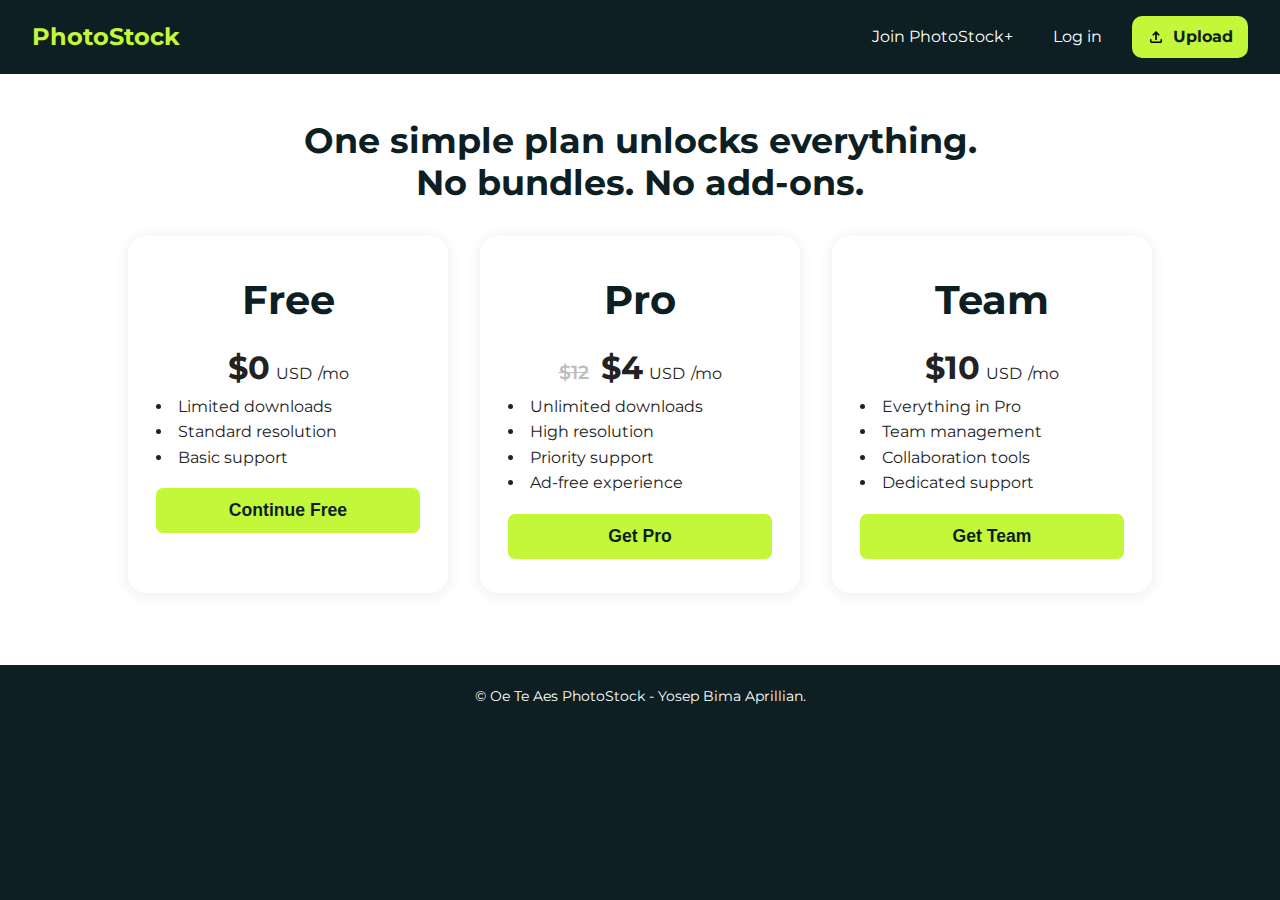
<file: plans.html>
<!DOCTYPE html>
<html lang="en">
<head>
    <meta charset="UTF-8">
    <meta name="viewport" content="width=device-width, initial-scale=1.0">
    <title>PhotoStock - Modern Images</title>
    <link rel="stylesheet" href="styles/plans.css">
    <link href="https://fonts.googleapis.com/css2?family=Montserrat:wght@400;700&display=swap" rel="stylesheet">
</head>
<body>

   <header class="main-header">
    <nav class="container nav-bar">
        <a href="index.html" class="logo">PhotoStock</a>

        <div class="nav-links">
            <a href="#">Join PhotoStock+</a>
            <a href="#" onclick="event.preventDefault(); alert('Log in is unavailable at the moment.');">Log in</a>
            <a href="contact.html" class="cta-button submit-btn">
            <img src="assets/upload.png" alt="Upload" class="upload-icon-img">
            Upload
            </a>
        </div>
    </nav>
</header>

    <section class="pricing-section">
    <div class="container">
        <h2 class="pricing-title">
            One simple plan unlocks everything.<br>
            No bundles. No add-ons.
        </h2>
        <div class="pricing-cards">
            <div class="pricing-card">
                <div class="pricing-badge">Free</div>
                <div class="pricing-main">
                    <span class="new-price">$0</span>
                    <span class="currency">USD</span>
                    <span class="per-month">/mo</span>
                </div>
                <ul class="pricing-features">
                    <li>Limited downloads</li>
                    <li>Standard resolution</li>
                    <li>Basic support</li>
                </ul>
                <button class="get-btn" onclick="window.location.href='index.html'">Continue Free</button>  
            </div>
            <div class="pricing-card">
                <div class="pricing-badge">Pro</div>
                <div class="pricing-main">
                    <span class="old-price">$12</span>
                    <span class="new-price">$4</span>
                    <span class="currency">USD</span>
                    <span class="per-month">/mo</span>
                </div>
                <ul class="pricing-features">
                    <li>Unlimited downloads</li>
                    <li>High resolution</li>
                    <li>Priority support</li>
                    <li>Ad-free experience</li>
                </ul>
                    <button class="get-btn" onclick="alert('Purchase is unavailable at the moment.');">Get Pro</button>
            </div>
            <div class="pricing-card">
                <div class="pricing-badge">Team</div>
                <div class="pricing-main">
                    <span class="new-price">$10</span>
                    <span class="currency">USD</span>
                    <span class="per-month">/mo</span>
                </div>
                <ul class="pricing-features">
                    <li>Everything in Pro</li>
                    <li>Team management</li>
                    <li>Collaboration tools</li>
                    <li>Dedicated support</li>
                </ul>
                    <button class="get-btn" onclick="alert('Purchase is unavailable at the moment.');">Get Team</button>
            </div>
        </div>
    </div>
</section>

<footer class="main-footer">
        <div class="container">
            <p>&copy; Oe Te Aes PhotoStock - Yosep Bima Aprillian.</p>
        </div>
</footer>

</body>
</html>
</file>
<file: styles/plans.css>
:root {
    --bg-dark: #0D1F22;
    --accent-primary: #C3F73A;
    --accent-secondary: #95E06C;
    --text-light: #68B684;
    --text-dark: #0D1F22;
    --subtle-foreground: #587792;
}


* {
    margin: 0;
    padding: 0;
    box-sizing: border-box;
}

body {
    font-family: 'Montserrat', sans-serif;
    background-color: var(--bg-dark);
    color: var(--text-light);
    line-height: 1.6;
}

.container {
    width: 95%;
    max-width: 1650px;
    margin: 0 auto;
}

.main-header {
    position: absolute;
    top: 0;
    left: 0;
    width: 100%;
    z-index: 10;
    background: var(--bg-dark);
    padding: 1rem 0;
}

.nav-bar {
    display: flex;
    gap: 30px; 
    align-items: center;
    justify-content: space-between;
}

.logo {
    color: var(--accent-primary);
    text-decoration: none;
    font-size: 1.5rem;
    font-weight: 700;
}

.nav-links {
    display: flex;
    align-items: center;
    gap: 20px; 
}

.nav-links a {
    color: #fff;
    text-decoration: none;
    padding: 5px 10px;
    transition: color 0.3s;
}

.nav-links a:hover {
    color: var(--accent-secondary);
}

.upload-icon-img {
    width: 18px;
    height: 18px;
}


.cta-button.submit-btn {
    background-color: var(--accent-primary);
    color: var(--bg-dark) !important;
    padding: 8px 15px;
    border-radius: 10px;
    font-weight: 700;
    transition: background-color 0.3s;
    display: flex;
    align-items: center;
    gap: 8px;
}

.cta-button.submit-btn:hover {
    background-color: var(--accent-secondary);
}

.main-footer {
    background-color: var(--bg-dark);
    color: #fff;
    text-align: center;
}

.main-footer p {
    padding: 20px 0;
    font-size: 0.9rem;
}

.pricing-cards {
    display: flex;
    justify-content: center;
    gap: 32px;
    margin: 32px 0;
    flex-wrap: wrap;
}

.pricing-section {
    background: #fff;
    color: #222;
    padding: 60px 0 40px 0;
    margin: 0 auto;
}

.pricing-title {
    color: var(--text-dark);
    text-align: center;
    line-height: 1.2; 
    font-size: 2.2rem;
    font-weight: 700;
    margin-top: 60px;
}

.pricing-card {
    background: #fff;
    color: #222;
    border-radius: 18px;
    box-shadow: 0 2px 16px rgba(0,0,0,0.08);
    padding: 32px 28px 24px 28px;
    width: 320px;
    margin: 0;
    display: flex;
    flex-direction: column;
    align-items: center;
}

.pricing-badge {
    color: var(--text-dark);
    font-weight: 700;
    margin-bottom: 10px;
    font-size: 2.5rem;
}

.pricing-main .old-price {
    color: #bdbdbd;
    font-size: 1.2rem;
    text-decoration: line-through;
    font-weight: 600;
    margin-right: 8px;
}

.pricing-main .new-price {
    color: #222;
    font-size: 2rem;
    font-weight: 700;
}

.pricing-main .currency,
.pricing-main .per-month {
    color: #222;
    font-size: 1rem;
    margin-left: 2px;
}

.pricing-features {
    color: #222;
    padding: 0;
    list-style: disc inside;
    width: 100%;
    text-align: left;
}

.get-btn {
    background: var(--accent-primary);
    color: var(--bg-dark);
    border: none;
    border-radius: 7px;
    padding: 12px 0;
    width: 100%;
    font-size: 1.1rem;
    font-weight: 700;
    margin: 18px 0 10px 0;
    cursor: pointer;
    transition: background 0.2s;
}

.get-btn:hover {
    background-color: var(--bg-dark);
    color: #fff !important;
}

@media (max-width: 1100px) {
    .pricing-cards {
        flex-direction: column;
        align-items: center;
    }
    .pricing-card {
        margin-bottom: 24px;
    }
}
</file>
